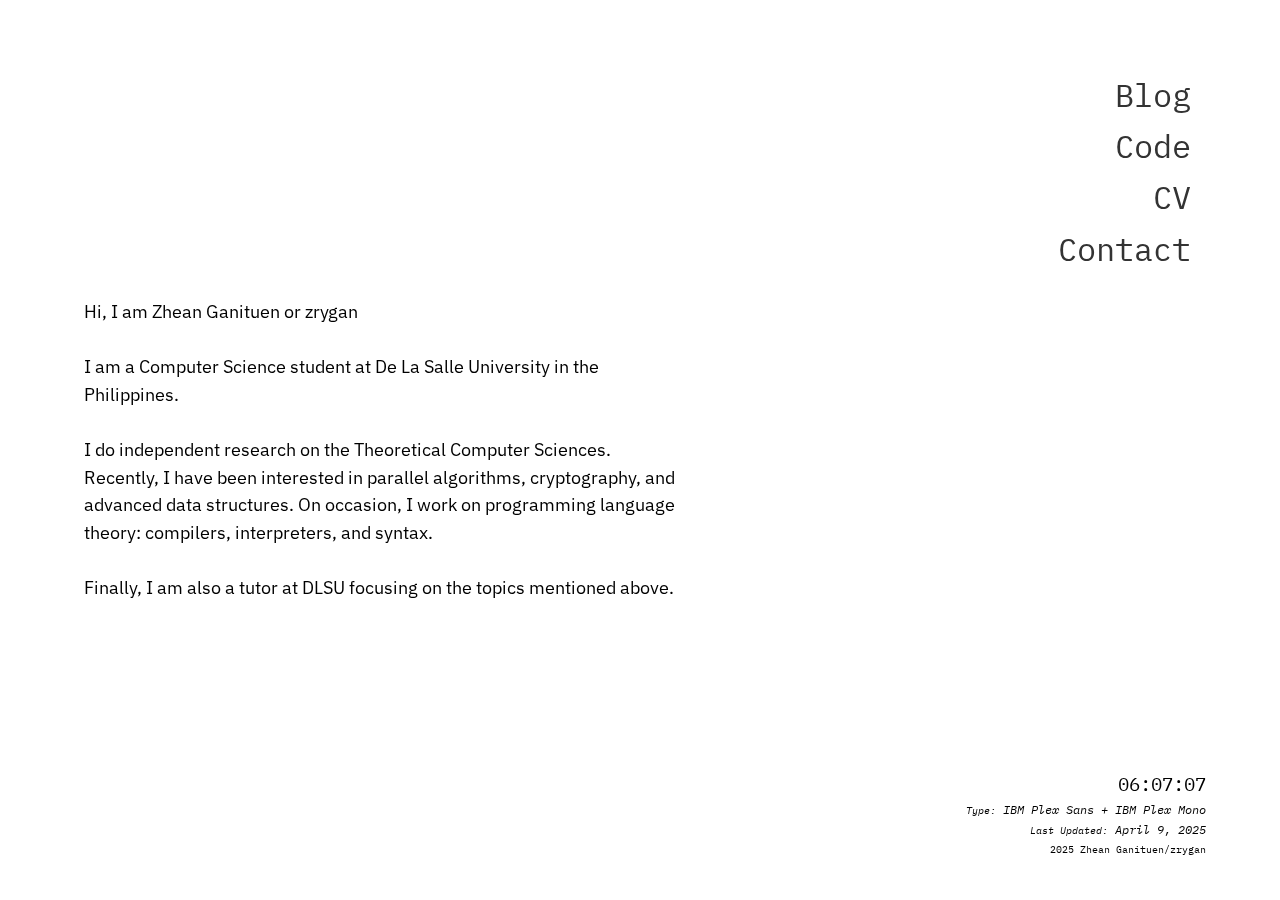
<file: index.html>
<!DOCTYPE html>
<html lang="en">

<head>
  <meta charset="UTF-8" />
  <meta name="viewport" content="width=device-width, initial-scale=1.0" />

  <link rel="preconnect" href="https://fonts.googleapis.com" />
  <link rel="preconnect" href="https://fonts.gstatic.com" crossorigin />
  <link
    href="https://fonts.googleapis.com/css2?family=IBM+Plex+Mono:ital,wght@0,100;0,200;0,300;0,400;0,500;0,600;0,700;1,100;1,200;1,300;1,400;1,500;1,600;1,700&family=IBM+Plex+Sans:ital,wght@0,100;0,200;0,300;0,400;0,500;0,600;0,700;1,100;1,200;1,300;1,400;1,500;1,600;1,700&display=swap"
    rel="stylesheet" />

  <!--    
        font-family: 'IBM Plex Sans', sans-serif;
        font-family: 'IBM Plex Mono', monospace; 
    -->

  <link rel="stylesheet" href="style.css" />
  <link rel="stylesheet" href="/styles/fonts.css" />
  <link rel="icon" href="/favicon.ico" type="image/svg+xml" />

  <meta name="viewport" content="width=device-width, initial-scale=1.0" />

  <title>Home</title>
</head>

<body>

  <!-- Biography -->
  <div class="bio-text">
    <p>Hi, I am Zhean Ganituen or zrygan</p>
    <br>
    <p>I am a Computer Science student at De La Salle University in the Philippines.</p>
    <br>
    <p>I do independent research on the Theoretical Computer Sciences. Recently, I have been interested in
      parallel algorithms, cryptography, and advanced data structures. On occasion, I work on programming language
      theory: compilers, interpreters, and syntax.</p>
    <br>
    <p>Finally, I am also a tutor at DLSU focusing on the topics mentioned above.</p>
  </div>

  <!-- Main Menu -->
  <div class="fixed-text">
    <a class="logo-link-remove" href="/pages/blogs.html" data-alt-src="/icon/iconBlack.svg">Blog</a>
    <a class="logo-link-remove" href="https://github.com/zrygan" data-alt-src="/icon/iconGreen.svg">Code</a>
    <a class="logo-link-remove" href="/pages/cv.html" data-alt-src="/icon/iconPurple.svg">CV</a>
    <a class="logo-link-remove" href="/pages/contact.html" data-alt-src="/icon/iconOrange.svg">Contact</a>
  </div>

  <!-- Information -->
  <div class="fixed-text-two">
    <p id="currentTime">00:00:00</p>
    <p><span>Type:</span> IBM Plex Sans + IBM Plex Mono</p>
    <p><span>Last Updated:</span> April 9, 2025</p>
    <p>
      <span style="font-style: normal">2025 Zhean Ganituen/zrygan</span>
    </p>
  </div>
  <script src="/js/script.js"></script>
</body>

</html>
</file>
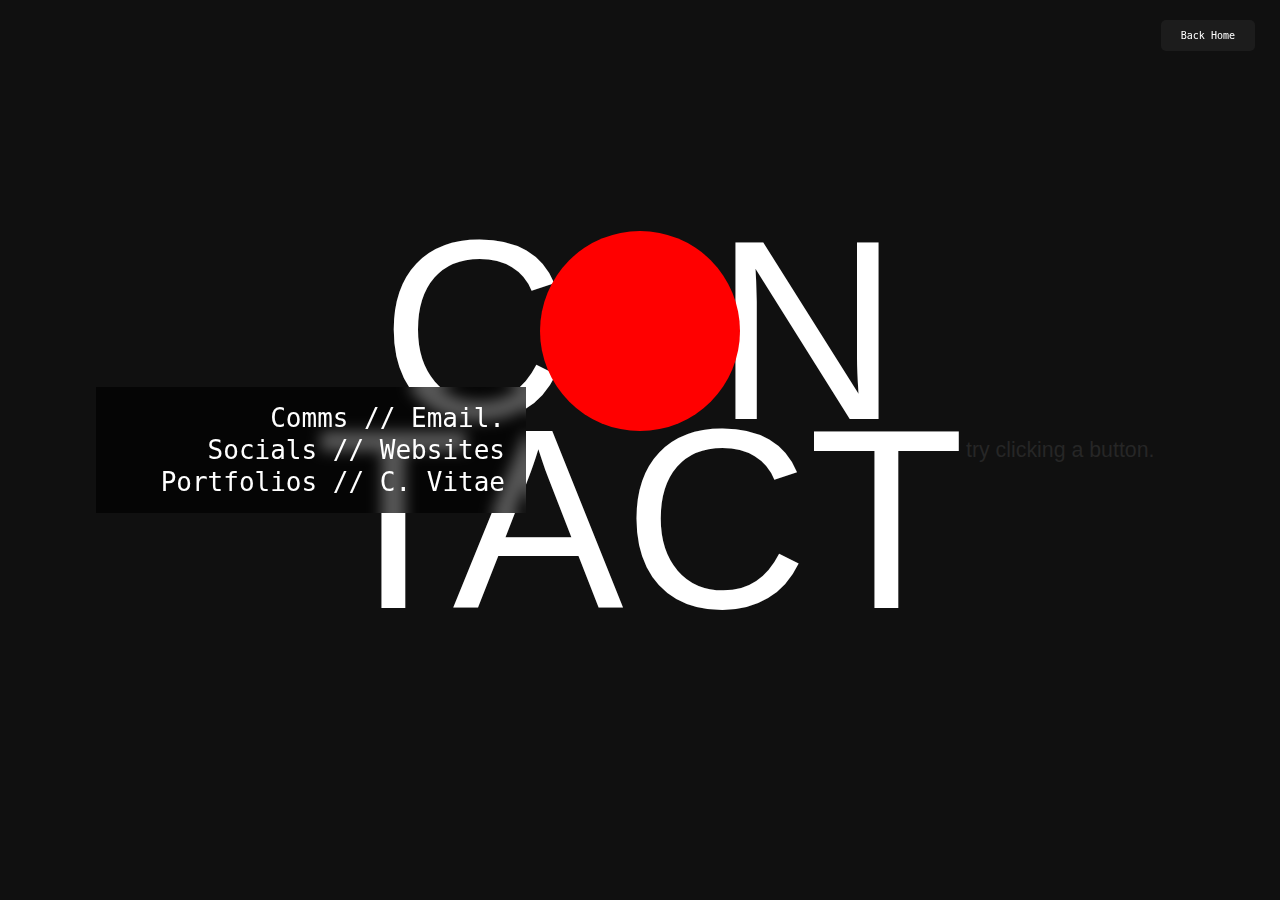
<file: pages/contact.html>
<!DOCTYPE html>
<html lang="en">

<head>
  <meta charset="UTF-8" />
  <meta name="viewport" content="width=device-width, initial-scale=1.0" />

  <link rel="preconnect" href="https://fonts.googleapis.com" />
  <link rel="preconnect" href="https://fonts.gstatic.com" crossorigin />
  <link
    href="https://fonts.googleapis.com/css2?family=Jost:ital,wght@0,100;0,200;0,300;0,400;0,500;0,600;0,700;0,800;0,900;1,100;1,200;1,300;1,400;1,500;1,600;1,700;1,800;1,900&family=Space+Mono:ital,wght@0,400;0,700;1,400;1,700&display=swap"
    rel="stylesheet" />

  <link rel="stylesheet" href="/styles/contact.css" />
  <link rel="icon" href="/favicon.ico" type="image/svg+xml" />

  <title>Contact</title>
</head>

<body>
  <a href="/index.html" class="back-home-btn">Back Home</a>
  <div class="left-block">
    <button class="mono" onclick="displayText('Email')">
      Comms // Email.
    </button>
    <br />
    <button class="mono" onclick="displayText('Websites')">
      Socials // Websites
    </button>
    <br />
    <button class="mono" onclick="displayText('CV')">
      Portfolios // C. Vitae
    </button>
    <br />
  </div>
  <div class="right-block">
    <p id="dynamic-text">
      <span class="small">try clicking a button.</span>
    </p>
  </div>
  <div class="centered-text">
    <p>C<span class="circle"> </span>N</p>
    <p>TACT</p>
  </div>
  <script src="/js/buttons.js"></script>
  <script src="/js/contact.js"></script>
</body>

</html>
</file>
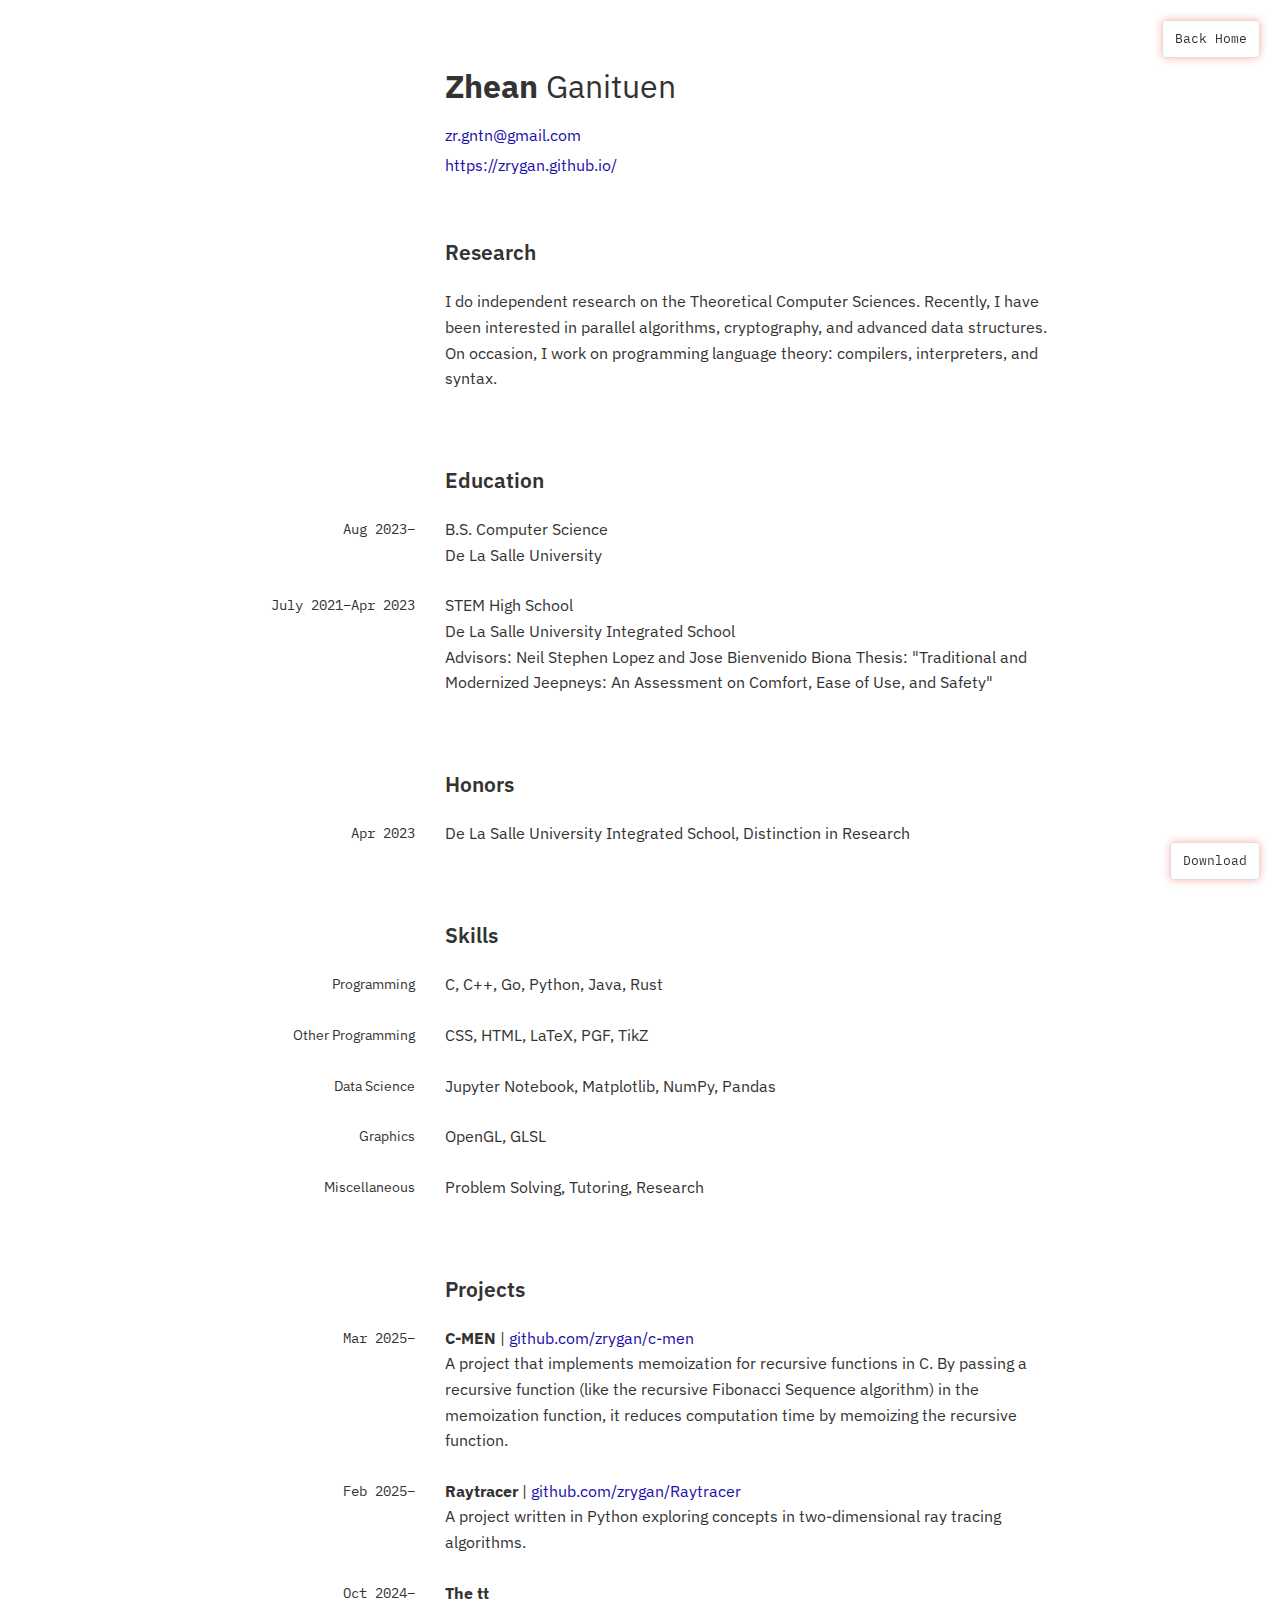
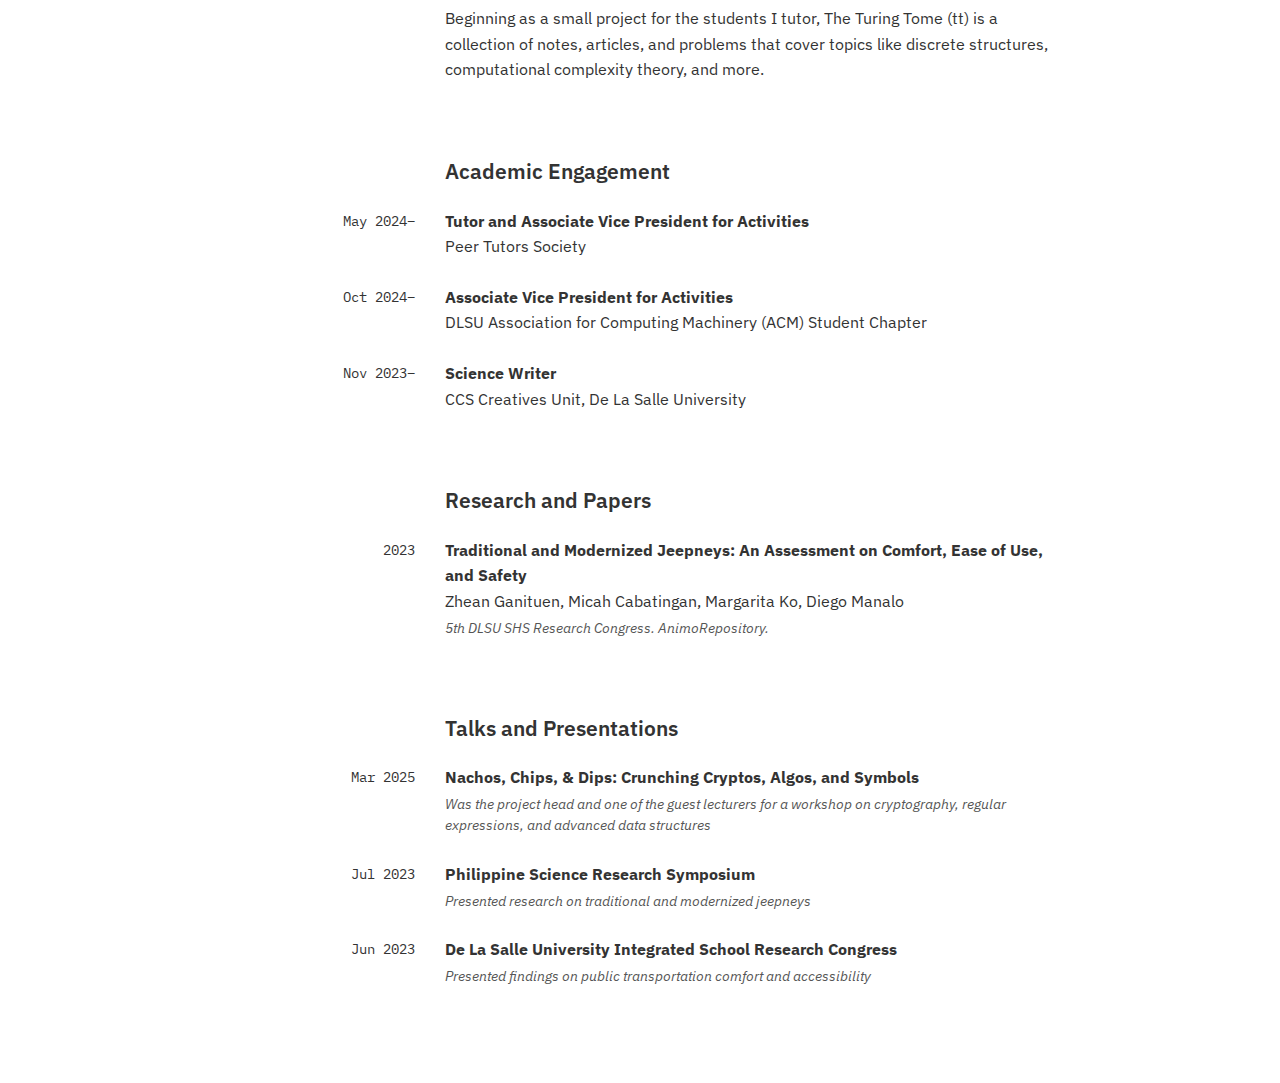
<file: pages/cv.html>
<!DOCTYPE html>
<html lang="en">

<head>
  <meta charset="UTF-8">
  <meta name="viewport" content="width=device-width, initial-scale=1.0">
  <title>Zhean Ganituen</title>
  <link rel="preconnect" href="https://fonts.googleapis.com" />
  <link rel="preconnect" href="https://fonts.gstatic.com" crossorigin />
  <link
    href="https://fonts.googleapis.com/css2?family=IBM+Plex+Mono:ital,wght@0,100;0,200;0,300;0,400;0,500;0,600;0,700;1,100;1,200;1,300;1,400;1,500;1,600;1,700&family=IBM+Plex+Sans:ital,wght@0,100;0,200;0,300;0,400;0,500;0,600;0,700;1,100;1,200;1,300;1,400;1,500;1,600;1,700&display=swap"
    rel="stylesheet" />
  <link rel="stylesheet" href="/styles/cv.css">
  <link rel="stylesheet" href="/styles/fonts.css" />
</head>

<body>
  <div class="container">
    <header>
      <h1 class="name"><strong>Zhean</strong> Ganituen</h1>
      <div class="contact-info">
        <div class="email"><a href="mailto:zr.gntn@gmail.com">zr.gntn@gmail.com</a></div>
        <div class="link"><a href="https://zrygan.github.io/">https://zrygan.github.io/</a></div>
      </div>
    </header>

    <section>
      <h2>Research</h2>
      <div class="section-content">
        <div class="left-column"></div>
        <div class="right-column">
          <p>I do independent research on the Theoretical Computer Sciences. Recently, I have been interested in
            parallel algorithms, cryptography, and advanced data structures. On occasion, I work on programming language
            theory: compilers, interpreters, and syntax.</p>
        </div>
      </div>
    </section>

    <section>
      <h2>Education</h2>
      <div class="section-content">
        <div class="left-column">Aug 2023–</div>
        <div class="right-column">
          <p>B.S. Computer Science<br>
            De La Salle University</p>
        </div>
      </div>
      <div class="section-content">
        <div class="left-column">July 2021–Apr 2023</div>
        <div class="right-column">
          <p>STEM High School<br>
            De La Salle University Integrated School<br>
            Advisors: Neil Stephen Lopez and Jose Bienvenido Biona
            Thesis: "Traditional and Modernized Jeepneys: An Assessment on Comfort, Ease of Use, and Safety"</p>
        </div>
      </div>
    </section>

    <section>
      <h2>Honors</h2>
      <div class="section-content">
        <div class="left-column">Apr 2023</div>
        <div class="right-column">
          <p>De La Salle University Integrated School, Distinction in Research</p>
        </div>
      </div>
    </section>

    <section>
      <h2>Skills</h2>
      <div class="section-content">
        <div class="left-column-sans">Programming</div>
        <div class="right-column">
          <p>C, C++, Go, Python, Java, Rust</p>
        </div>
      </div>

      <div class="section-content">
        <div class="left-column-sans">Other Programming</div>
        <div class="right-column">
          <p>CSS, HTML, LaTeX, PGF, TikZ</p>
        </div>
      </div>

      <div class="section-content">
        <div class="left-column-sans">Data Science</div>
        <div class="right-column">
          <p>Jupyter Notebook, Matplotlib, NumPy, Pandas</p>
        </div>
      </div>

      <div class="section-content">
        <div class="left-column-sans">Graphics</div>
        <div class="right-column">
          <p>OpenGL, GLSL</p>
        </div>
      </div>

      <div class="section-content">
        <div class="left-column-sans">Miscellaneous</div>
        <div class="right-column">
          <p>Problem Solving, Tutoring, Research</p>
        </div>
      </div>
    </section>

    <section>
      <h2>Projects</h2>
      <div class="section-content">
        <div class="left-column">Mar 2025–</div>
        <div class="right-column">
          <p><strong>C-MEN</strong> | <a href="https://github.com/zrygan/c-men">github.com/zrygan/c-men</a><br>
            A project that implements memoization for recursive functions in C. By passing a recursive function (like
            the recursive Fibonacci Sequence algorithm) in the memoization function, it reduces computation time by
            memoizing the recursive function.</p>
        </div>
      </div>

      <div class="section-content">
        <div class="left-column">Feb 2025–</div>
        <div class="right-column">
          <p><strong>Raytracer</strong> | <a
              href="https://github.com/zrygan/Raytracer">github.com/zrygan/Raytracer</a><br>
            A project written in Python exploring concepts in two-dimensional ray tracing algorithms.</p>
        </div>
      </div>

      <div class="section-content">
        <div class="left-column">Oct 2024–</div>
        <div class="right-column">
          <p><strong>The tt</strong><br>
            Beginning as a small project for the students I tutor, The Turing Tome (tt) is a collection of notes,
            articles, and problems that cover topics like discrete structures, computational complexity theory, and
            more.</p>
        </div>
      </div>
    </section>
    <section>
      <h2>Academic Engagement</h2>
      <div class="section-content">
        <div class="left-column">May 2024–</div>
        <div class="right-column">
          <p><strong>Tutor and Associate Vice President for Activities</strong><br>
            Peer Tutors Society<br>
          </p>
        </div>
      </div>

      <div class="section-content">
        <div class="left-column">Oct 2024–</div>
        <div class="right-column">
          <p><strong>Associate Vice President for Activities</strong><br>
            DLSU Association for Computing Machinery (ACM) Student Chapter</p>
        </div>
      </div>

      <div class="section-content">
        <div class="left-column">Nov 2023–</div>
        <div class="right-column">
          <p><strong>Science Writer</strong><br>
            CCS Creatives Unit, De La Salle University</p>
        </div>
      </div>
    </section>

    <section>
      <h2>Research and Papers</h2>
      <div class="section-content">
        <div class="left-column">2023</div>
        <div class="right-column">
          <p><strong>Traditional and Modernized Jeepneys: An Assessment on Comfort, Ease of Use, and Safety</strong><br>
            Zhean Ganituen, Micah Cabatingan, Margarita Ko, Diego Manalo<br>
            <span class="publication">5th DLSU SHS Research Congress. AnimoRepository.</span>
          </p>
        </div>
      </div>
    </section>

    <section>
      <h2>Talks and Presentations</h2>
      <div class="section-content">
        <div class="left-column">Mar 2025</div>
        <div class="right-column">
          <p><strong>Nachos, Chips, & Dips: Crunching Cryptos, Algos, and Symbols</strong>
            <span class="event">Was the project head and one of the guest lecturers for a workshop on cryptography,
              regular expressions, and advanced data structures </span>
          </p>
        </div>
      </div>
      <div class="section-content">
        <div class="left-column">Jul 2023</div>
        <div class="right-column">
          <p><strong>Philippine Science Research Symposium</strong><br>
            <span class="event">Presented research on traditional and modernized jeepneys</span>
          </p>
        </div>
      </div>

      <div class="section-content">
        <div class="left-column">Jun 2023</div>
        <div class="right-column">
          <p><strong>De La Salle University Integrated School Research Congress</strong><br>
            <span class="event">Presented findings on public transportation comfort and accessibility</span>
          </p>
        </div>
      </div>
    </section>
  </div>

  <a href="/index" class="back-home-btn">Back Home</a>
  <a href="#" id="back-to-top" class="back-to-top-btn">Back to Top</a>

  <a href="#" id="download-cv" class="download-btn">Download</a>

  <!-- Download Modal -->
  <div class="modal-overlay" id="download-modal">
    <div class="modal">
      <span class="close-modal" id="closeDownloadModal">&times;</span>
      <div class="modal-content">
        <div class="download-options">
          <table>
            <tr>
              <td>PDF</td>
              <td><a href="#" class="download-option">download</a></td>
            </tr>
            <tr>
              <td>Plaintext (.md)</td>
              <td><a href="/pages/cv.md" class="download-option">download</a></td>
            </tr>
            <tr>
              <td>Google Docs</td>
              <td><a
                  href="https://docs.google.com/document/d/1Hd6YuNhR9nOFylSSgsT3Nvc5VqnppdqH3K_FEJTH8do/edit?usp=sharing"
                  class="download-option">visit</a></td>
            </tr>
          </table>
        </div>
      </div>
    </div>
  </div>

  <script src="/js/cv.js"></script>
</body>

</html>
</file>
<file: style.css>
* {
  box-sizing: border-box;
  margin: 0;
  padding: 0;
}

:root {
  --base-font-size: 16px;
  --base-line-height: 1.6;
  --side-margin: 5vw;
  --menu-font-size: clamp(2rem, 2vw, 1.5rem);
  --bio-width: clamp(300px, 50%, 700px);
  --bio-font-size: clamp(1rem, 1.15rem, 1.3rem);
  --info-font-size: clamp(0.8rem, 1vw, 1.2rem);
  --padding-standard: clamp(10px, 2vw, 25px);
}

body {
  font-family: "IBM Plex Sans", sans-serif;
  font-size: var(--base-font-size);
  line-height: var(--base-line-height);
  position: relative;
  min-height: 100vh;
  margin: 0;
  padding: 0;
  display: flex;
  justify-content: center;
  align-items: center;
}

html {
  margin: 0;
  width: auto;
  display: block;
}


.logo-link-remove {
  display: block;
  margin-bottom: 0.005px;
  text-decoration: none;
  color: #333;
}

.fixed-text {
  position: fixed;
  z-index: 2;
  right: var(--side-margin);
  top: 5%;
  font-family: "IBM Plex Mono", monospace;
  font-size: var(--menu-font-size);
  text-align: right;
  backdrop-filter: blur(10px);
  background-color: rgba(255, 255, 255, 0.3);
  padding: var(--padding-standard);
}

.fixed-text a:hover {
  color: red;
}

.fixed-text-two {
  z-index: 2;
  text-align: right;
  right: var(--side-margin);
  bottom: 30px;
  position: fixed;
  font-family: "IBM Plex Mono", monospace;
  font-size: var(--info-font-size);
  backdrop-filter: blur(10px);
  background-color: rgba(255, 255, 255, 0.3);
  padding: 10px;
}

.fixed-text-two p {
  font-size: calc(var(--info-font-size) * 0.9);
  font-style: italic;
  margin: 0.1vw 0;
}

.fixed-text-two p:first-child {
  font-style: normal;
  font-size: calc(var(--info-font-size) * 1.5);
  margin-top: 0;
}

.fixed-text-two span {
  font-family: "IBM Plex Mono", monospace;
  font-size: calc(var(--info-font-size) * 0.8);
  font-style: italic;
}

.others-link {
  text-decoration: none;
  color: red;
}

.bio-text {
  width: var(--bio-width);
  position: fixed;
  left: var(--side-margin);
  top: 50%;
  transform: translateY(-50%);
  padding: calc(var(--padding-standard) * 0.8);
  font-size: var(--bio-font-size);
  line-height: 1.5;
  max-height: 80vh;
  overflow-y: auto;
}

@media (max-width: 768px) {
  :root {
    --side-margin: 20px;
  }

  .bio-text {
    width: calc(100% - (var(--side-margin) * 2));
    top: 20%;
    transform: none;
    max-height: 40vh;
  }

  .fixed-text {
    top: 65%;
    right: 50%;
    transform: translateX(50%);
    text-align: center;
  }

  .fixed-text-two {
    bottom: 10px;
    right: 50%;
    transform: translateX(50%);
    text-align: center;
  }
}
</file>
<file: styles/fonts.css>
/*  This website uses IBM Plex
    Yes, I really like IBM Plex
 */

@font-face {
    font-family: "IBM Plex Math";
    font-style: normal;
    font-weight: 400;
    src: local("IBM Plex Math"), local("IBMPlexMath"), url("../fonts/complete/woff2/IBMPlexMath-Regular.woff2") format("woff2"), url("../fonts/complete/woff/IBMPlexMath-Regular.woff") format("woff");
}

@import url('https://fonts.googleapis.com/css2?family=IBM+Plex+Mono:ital,wght@0,100;0,200;0,300;0,400;0,500;0,600;0,700;1,100;1,200;1,300;1,400;1,500;1,600;1,700&family=IBM+Plex+Sans+Condensed:ital,wght@0,100;0,200;0,300;0,400;0,500;0,600;0,700;1,100;1,200;1,300;1,400;1,500;1,600;1,700&family=IBM+Plex+Sans:ital,wght@0,100..700;1,100..700&family=IBM+Plex+Serif:ital,wght@0,100;0,200;0,300;0,400;0,500;0,600;0,700;1,100;1,200;1,300;1,400;1,500;1,600;1,700&display=swap');

.ibm-plex-mono-thin {
    font-family: "IBM Plex Mono", monospace;
    font-weight: 100;
    font-style: normal;
}

.ibm-plex-mono-extralight {
    font-family: "IBM Plex Mono", monospace;
    font-weight: 200;
    font-style: normal;
}

.ibm-plex-mono-light {
    font-family: "IBM Plex Mono", monospace;
    font-weight: 300;
    font-style: normal;
}

.ibm-plex-mono-regular {
    font-family: "IBM Plex Mono", monospace;
    font-weight: 400;
    font-style: normal;
}

.ibm-plex-mono-medium {
    font-family: "IBM Plex Mono", monospace;
    font-weight: 500;
    font-style: normal;
}

.ibm-plex-mono-semibold {
    font-family: "IBM Plex Mono", monospace;
    font-weight: 600;
    font-style: normal;
}

.ibm-plex-mono-bold {
    font-family: "IBM Plex Mono", monospace;
    font-weight: 700;
    font-style: normal;
}

.ibm-plex-mono-thin-italic {
    font-family: "IBM Plex Mono", monospace;
    font-weight: 100;
    font-style: italic;
}

.ibm-plex-mono-extralight-italic {
    font-family: "IBM Plex Mono", monospace;
    font-weight: 200;
    font-style: italic;
}

.ibm-plex-mono-light-italic {
    font-family: "IBM Plex Mono", monospace;
    font-weight: 300;
    font-style: italic;
}

.ibm-plex-mono-regular-italic {
    font-family: "IBM Plex Mono", monospace;
    font-weight: 400;
    font-style: italic;
}

.ibm-plex-mono-medium-italic {
    font-family: "IBM Plex Mono", monospace;
    font-weight: 500;
    font-style: italic;
}

.ibm-plex-mono-semibold-italic {
    font-family: "IBM Plex Mono", monospace;
    font-weight: 600;
    font-style: italic;
}

.ibm-plex-mono-bold-italic {
    font-family: "IBM Plex Mono", monospace;
    font-weight: 700;
    font-style: italic;
}
</file>
<file: styles/contact.css>
.back-home-btn {
  font-family: "IBM Plex Mono", monospace;
  font-size: 10px;
  position: fixed;
  min-width: 50px;
  text-align: center;

  padding: 10px 20px;
  background-color: rgba(255, 255, 255, 0.05);
  backdrop-filter: blur(10px);
  border-radius: 5px;
  text-decoration: none;
  color: white;
  transition: opacity 0.5s ease;
  cursor: crosshair;
}

.back-home-btn {
  right: 25px;
  top: 20px;
}

body {
  display: flex;
  justify-content: center;
  align-items: center;
  height: 100vh;
  margin: 0;
  font-family: "IBM Plex Sans", sans-serif;
  background-color: #101010;
}

.centered-text {
  text-align: center;
  font-size: 256px;
  color: white;
  margin: 0;
  line-height: 0;
  position: relative;
}

.centered-text p {
  margin: 0;
}

.centered-text p:nth-child(2) {
  margin-top: 100px;
  margin-bottom: 25%;
}

.left-block {
  position: absolute;
  left: 7.5%;
  margin-right: 750px;
  top: 50%;
  transform: translateY(-50%);
  font-size: 20px;
  color: white;
  text-align: right;
  background-color: rgba(0, 0, 0, 0.66);
  backdrop-filter: blur(7px);
  padding: 15px;
  min-width: 400px;
  max-width: 400px;
  z-index: 100;
}

.right-block {
  position: absolute;
  right: 5%;
  margin-left: 925px;
  top: 50%;
  transform: translateY(-50%);
  font-size: 20px;
  color: white;
  text-align: left;
  min-width: 250px;
  max-width: 250px;
}

.circle {
  display: inline-block;
  width: 200px;
  height: 200px;
  border-radius: 100%;
  background-color: red;
  margin: 0 -0.1em;
  position: relative;
  top: 12px;
  transition: background-color 1s ease;
}

button {
  text-decoration: none;
  font-size: 26px;
  color: white;
  background-color: transparent;
  border: none;
}

button:hover {
  color: red;
  font-style: italic;
}

.mono {
  font-family: "IBM Plex Mono", monospace;
}

a {
  text-decoration: none;
  font-family: "IBM Plex Mono", monospace;
  color: red;
}

a:hover {
  color: red;
  font-style: italic;
}

.small {
  font-size: 16pt;
  color: #3d3d3d80;
}
</file>
<file: styles/cv.css>
body {
  font-family: "IBM Plex Sans", sans-serif;
  margin: 0;
  padding: 40px;
  line-height: 1.6;
  color: #333;
  max-width: 900px;
  margin: 0 auto;
}

.container {
  width: 100%;
  max-width: 850px;
  margin: 0 auto;
}

/* Header styling */
header {
  text-align: left;
  margin-bottom: 40px;
  padding-left: 230px;
}

h1.name {
  font-size: 2rem;
  margin-bottom: 10px;
  font-weight: 400;
}

h1.name strong {
  font-weight: 800;
}

.contact-info {
  font-size: 1rem;
  color: #555;
}

.email,
.link {
  margin: 5px 0;
}

a {
  color: #1a0dab;
  text-decoration: none;
}

a:hover {
  text-decoration: underline;
  color: #cc0000;
}

section {
  margin-bottom: 30px;
  display: flex;
  flex-direction: column;
}

section h2 {
  font-size: 1.3rem;
  font-weight: 600;
  margin-bottom: 15px;
  padding-bottom: 5px;
  margin-left: 230px;
}

.section-content {
  display: flex;
  margin-bottom: 15px;
}

.left-column {
  width: 200px;
  text-align: right;
  flex-shrink: 0;
  color: #333;
  font-family: "IBM Plex Mono", monospace;
  font-size: 0.9rem;
  padding-right: 15px;
}

.left-column-sans {
  width: 200px;
  text-align: right;
  flex-shrink: 0;
  color: #333;
  font-family: "IBM Plex Sans", sans-serif;
  font-size: 0.9rem;
  padding-right: 15px;
}

/* Make sure it works in responsive mode too */
@media (max-width: 768px) {
  .left-column-sans {
    width: 100%;
    text-align: left;
    margin-bottom: 5px;
    font-weight: 600;
    color: #888;
    padding-right: 0;
  }
}

.right-column {
  flex-grow: 1;
  padding-left: 15px;
}

.right-column p {
  margin: 0 0 10px 0;
}

.back-home-btn {
  font-family: "IBM Plex Mono", monospace;
  position: fixed;
  top: 20px;
  right: 20px;
  background-color: rgba(255, 255, 255, 0.8);
  backdrop-filter: blur(5px);
  padding: 8px 12px;
  border-radius: 4px;
  font-size: 0.8rem;
  text-decoration: none;
  color: #333;
  border: 1px solid #ddd;
  transition: all 0.2s ease;
}

.back-home-btn:hover {
  background-color: rgba(255, 0, 0, 0.1);
  color: #cc0000;
  text-decoration: none;
}

.publication {
  font-style: italic;
  color: #555;
  font-size: 0.9rem;
  display: block;
  margin-top: 2px;
}

.event {
  font-size: 0.85rem;
  color: #555;
  display: block;
  margin-top: 3px;
  font-style: italic;
}

/* Add to your existing CSS */

.back-home-btn,
.download-btn,
.back-to-top-btn {
  font-family: "IBM Plex Mono", monospace;
  position: fixed;
  padding: 8px 12px;
  border-radius: 4px;
  font-size: 0.8rem;
  text-decoration: none;
  color: #333;
  border: 1px solid #ddd;
  background-color: rgba(255, 255, 255, 0.8);
  backdrop-filter: blur(5px);
  transition: all 0.3s ease;
  z-index: 1000;
  animation: redPulse 2s infinite;
  /* Apply animation persistently */
  box-shadow: 0 0 8px rgba(255, 0, 0, 0.3);
  /* Add default glow */
}

.download-btn {
  bottom: 20px;
  right: 20px;
}

.back-to-top-btn {
  top: 20px;
  right: 120px;
  display: none;
}

/* Stronger glow effect on hover */
.back-home-btn:hover,
.download-btn:hover,
.back-to-top-btn:hover {
  background-color: rgba(255, 0, 0, 0.1);
  color: #cc0000;
  box-shadow: 0 0 15px rgba(255, 0, 0, 0.7);
  /* Stronger glow on hover */
  text-decoration: none;
  border-color: rgba(255, 0, 0, 0.3);
  animation: redPulseStrong 1.5s infinite;
  /* Apply stronger animation on hover */
}

/* Active/pressed state effect */
.back-home-btn:active,
.download-btn:active,
.back-to-top-btn:active {
  background-color: rgba(255, 0, 0, 0.2);
  box-shadow: 0 0 8px rgba(255, 0, 0, 0.8);
  transform: scale(0.97);
}

/* Animation for the subtle persistent glow effect */
@keyframes redPulse {
  0% {
    box-shadow: 0 0 5px rgba(255, 0, 0, 0.3);
  }

  50% {
    box-shadow: 0 0 10px rgba(255, 0, 0, 0.4);
  }

  100% {
    box-shadow: 0 0 5px rgba(255, 0, 0, 0.3);
  }
}

/* Animation for the stronger hover glow effect */
@keyframes redPulseStrong {
  0% {
    box-shadow: 0 0 8px rgba(255, 0, 0, 0.5);
  }

  50% {
    box-shadow: 0 0 15px rgba(255, 0, 0, 0.8);
  }

  100% {
    box-shadow: 0 0 8px rgba(255, 0, 0, 0.5);
  }
}

/* Responsive design for the buttons */
@media (max-width: 768px) {

  .back-home-btn,
  .download-btn {
    position: static;
    display: block;
    margin: 10px auto;
    text-align: center;
    width: fit-content;
  }

  .back-to-top-btn {
    position: fixed;
    bottom: 20px;
    right: 20px;
    top: auto;
  }
}

/* Responsive design */
@media (max-width: 768px) {
  body {
    padding: 20px;
  }

  .section-title {
    margin-left: 0;
    /* Reset margin on small screens */
  }

  .section-content {
    flex-direction: column;
  }

  .left-column {
    width: 100%;
    text-align: left;
    margin-bottom: 5px;
    font-weight: 600;
    color: #888;
    padding-right: 0;
  }

  .left-column-sans {
    width: 100%;
    text-align: left;
    margin-bottom: 5px;
    font-weight: 600;
    color: #888;
    padding-right: 0;
  }


  .right-column {
    border-left: none;
    /* Remove the divider on mobile */
    padding-left: 0;
    /* Reset padding */
  }

  .back-home-btn {
    position: static;
    display: block;
    margin: 30px auto 0;
    text-align: center;
    width: fit-content;
  }
}

/* Update the modal overlay and animation */
.modal-overlay {
  display: none;
  position: fixed;
  top: 0;
  left: 0;
  width: 100%;
  height: 100%;
  background-color: rgba(0, 0, 0, 0.97);
  /* Pure black with slight transparency */
  backdrop-filter: blur(5px);
  justify-content: center;
  align-items: center;
  z-index: 2000;
  opacity: 0;
  transition: opacity 0.5s ease;
  /* Slow fade in */
}

.modal-overlay.active {
  opacity: 1;
}

.modal {
  background-color: rgba(0, 0, 0, 0.97);
  color: white;
  padding: 30px 40px;
  border-radius: 8px;
  position: relative;
  width: 90%;
  max-width: 500px;
  animation: modalAppear 0.6s ease-out;
  border: none;
  box-shadow: none;
  animation: intensePulse 1.5s infinite;
}

@keyframes modalAppear {
  from {
    opacity: 0;
    transform: translateY(-20px);
  }

  to {
    opacity: 1;
    transform: translateY(0);
  }
}

.close-modal {
  position: absolute;
  top: 15px;
  right: 20px;
  font-size: 24px;
  cursor: pointer;
  color: white;
  transition: color 0.2s;
}

.close-modal:hover {
  color: #ff0000;
}

.modal-content {
  font-family: "IBM Plex Sans", sans-serif;
  color: white;
}

.modal-content h3 {
  display: none;
}

.download-options {
  width: 100%;
  margin-top: 0;
}

.download-options table {
  width: 100%;
  border-collapse: collapse;
}

.download-options td {
  padding: 15px 5px;
}

.download-options tr:last-child td {
  border-bottom: none;
}

.download-options td:first-child {
  font-family: "IBM Plex Mono", monospace;
  font-size: 1rem;
  text-align: left;
  width: 65%;
}

.download-options td:last-child {
  text-align: right;
}

.download-option {
  font-family: "IBM Plex Mono", monospace;
  padding: 6px 15px;
  text-decoration: none;
  color: white;
  text-align: center;
  transition: all 0.2s ease;
  display: inline-block;
  font-size: 0.85rem;
}

.download-option:hover {
  color: white;
  text-decoration: none;
}

@keyframes intensePulse {
  0% {
    box-shadow: 0 0 15px #ff0000, 0 0 25px rgba(255, 0, 0, 0.6);
  }

  50% {
    box-shadow: 0 0 25px #ff0000, 0 0 40px rgba(255, 0, 0, 0.9);
  }

  100% {
    box-shadow: 0 0 15px #ff0000, 0 0 25px rgba(255, 0, 0, 0.6);
  }
}
</file>
